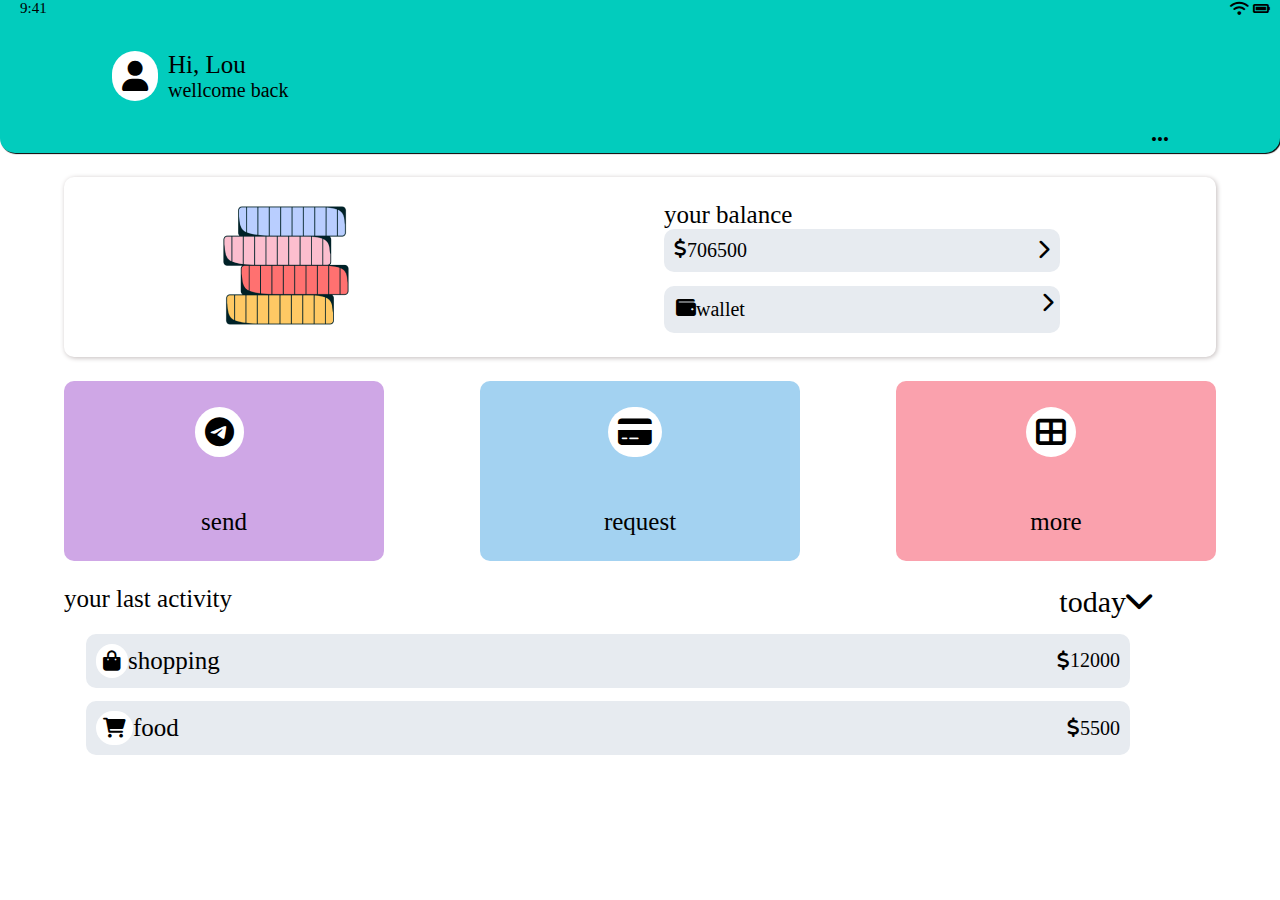
<file: home/index.html>
<!DOCTYPE html>
<html lang="en">
<head>
    <meta charset="UTF-8">
    <meta http-equiv="X-UA-Compatible" content="IE=edge">
    <meta name="viewport" content="width=, initial-scale=1.0">
    <title>Document</title>
    <link rel="stylesheet" href="./style.css">
    <link rel="stylesheet" href="./style/all.min.css">
</head>
<body>
    <div class="container">

        <div class="container_5">
            <div class="time">
                <p class="extra_small_icons mar_left">9:41</p>
            </div>

            <div class="mar_right">
                <i class="extra_small_icons fas fa-wifi"></i>
                <i class="extra_small_icons fas fa-battery-full"></i>


            </div>

        </div>

        <div class="container_1">
            <div class= "wellcome">
                <div>
                    <i  class="large_icons fas fa-user"></i>
                </div>
        
                <div>
                    <p class="text_size"> Hi, Lou </p>
                    <p class="small_text">wellcome back</p>
                </div>
            </div>
            <div class="dots">
                <i class="mar fas fa-ellipsis-h"></i>
            </div>
        </div>

        <div class="container_2">
            <div>
                <img src="./style/Currency Crush Coins.png" alt="">
            </div>

            <div class="info">
                <div>
                    <div>
                        <p class="balance_title">your balance</p>

                    </div>

                    <div class="small_text balance">
                        <div class="dol">
                            <i class="fas fa-dollar-sign"></i>
                            <p>706500</p>
                        </div>

                        <div>
                            <i class="fas fa-chevron-right"></i>
                        </div>

                    </div>

                </div>

                <div class="small_text wall_1 wallet">
                    <div class="wall_2 wallet">
                        <i class="fas fa-wallet"></i>
                        <a href="../wallet/index.html">wallet</a>
                    </div>
                    <div>
                        <i class="fas fa-chevron-right"></i>
                    </div>

                </div>

            </div>

        </div>

        <div class="container_3">
            <div class="con3_boxes send_color">
                <i class="large_icons fab fa-telegram"></i>
                <p class="text_size">send</p>

            </div>

            <div class="con3_boxes req_color">
                <i class="large_icons fas fa-credit-card"></i>
                <p class="text_size">request</p>
                
            </div>

            <div class="con3_boxes more_color">
                <i class="large_icons fas fa-th-large "></i>
                <p class="text_size">more</p>

            </div>
        </div>

        <div class="container_4">
            <div class="act">

                <div>
                    <p class="text_size">your last activity</p>
                </div>
            
                <div class= "act1">
                    <p class="small_texxt">today</p>
                    <i class="small_texxt fas fa-chevron-down"></i>
                </div>

            </div>

            <div class="space">


                <div class="inline">
                    <i class="act_icons fas fa-shopping-bag "></i>
        
                    <p class="text_size">shopping</p>
        
                </div>
                
                <div class="inline">
                    <i class=" fas fa-dollar-sign"></i>
                    <p>12000</p>
                </div>
        

            </div>

            <div class="space">
                <div class="inline">
                    <i class="act_icons fas fa-shopping-cart"></i>
                    <p class="text_size">food</p>
    
                </div>
    
                <div class="inline">
                <i class="fas fa-dollar-sign"></i>
                <p>5500</p>
                </div>

            </div>

        </div>

    </div>

</body>
</html>
</file>
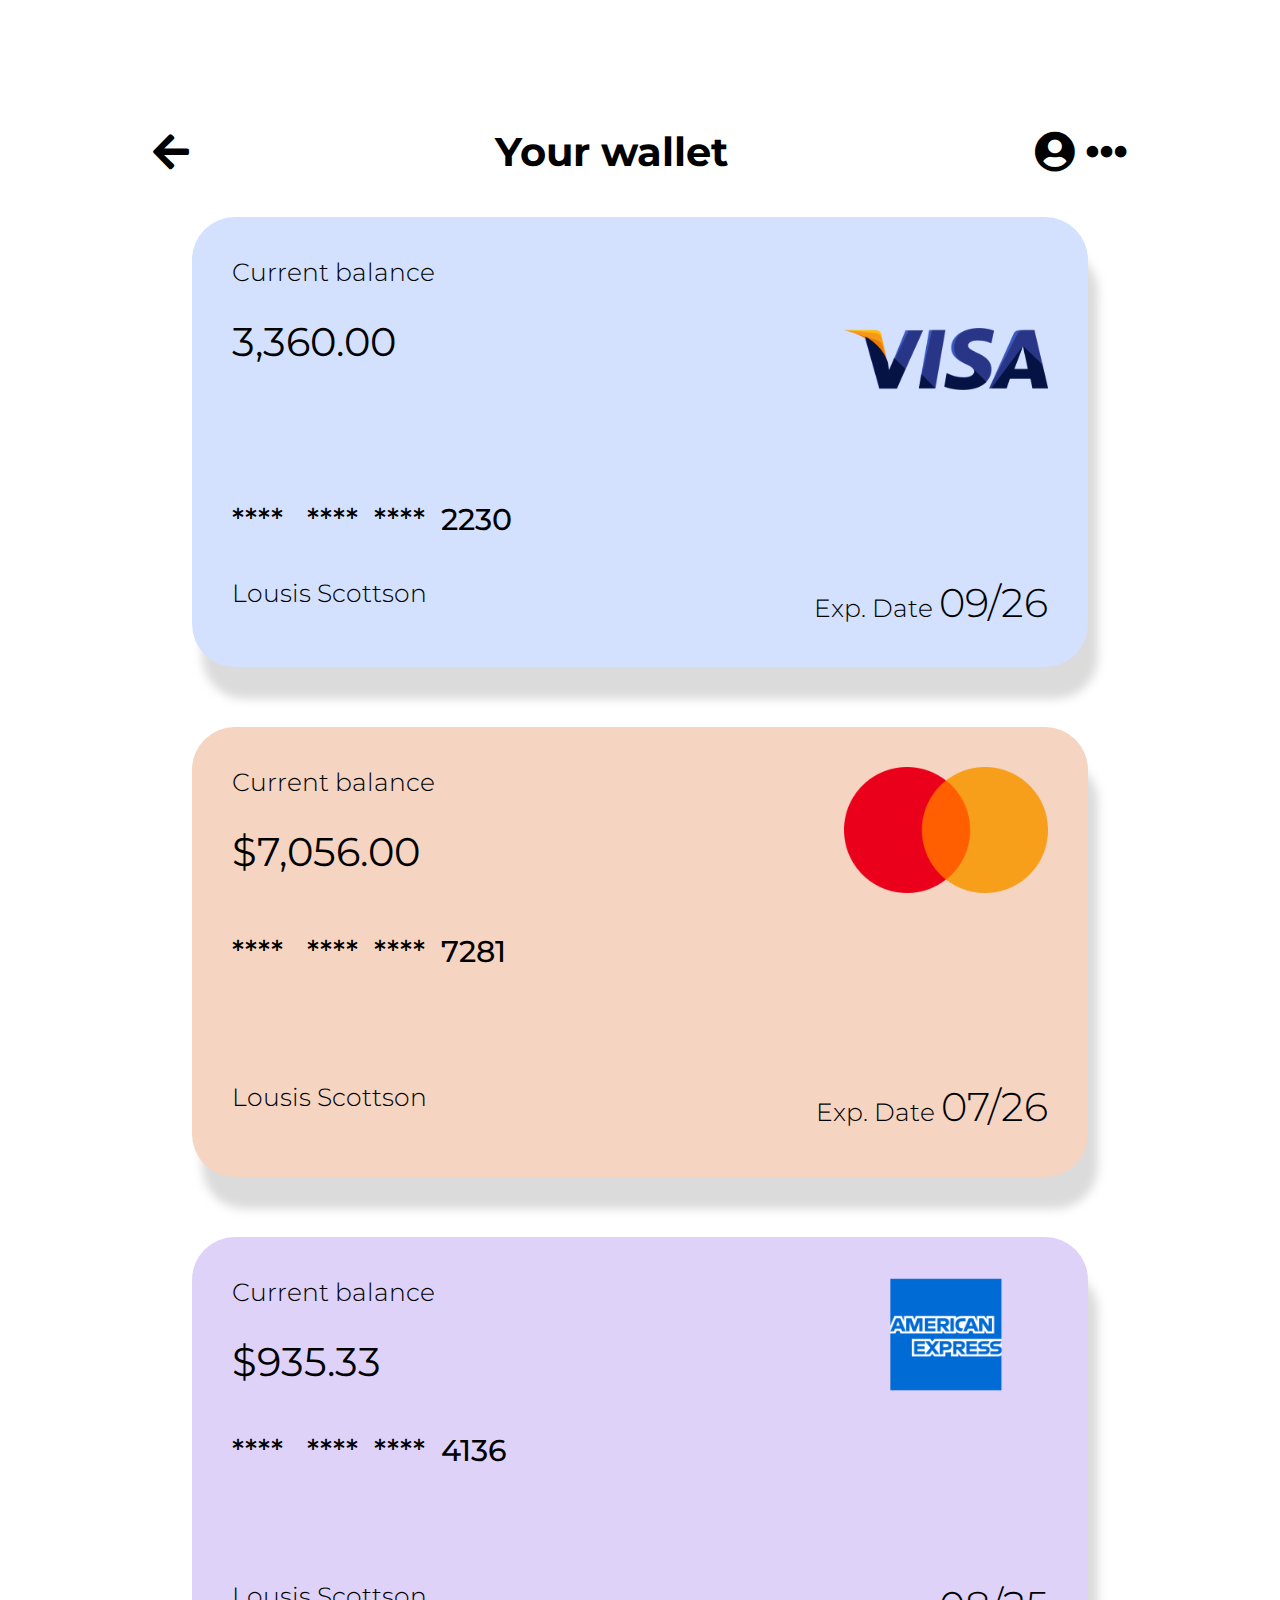
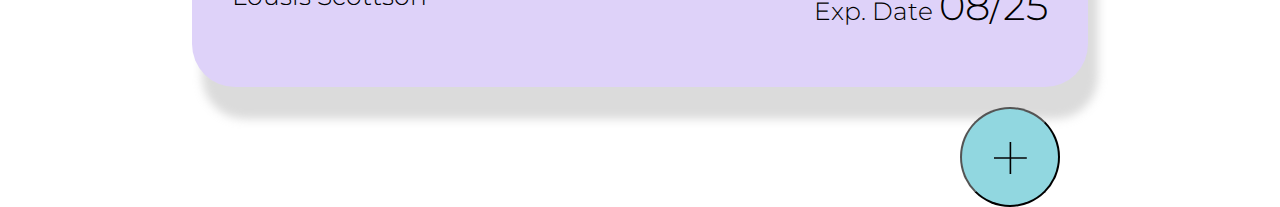
<file: wallet/index.html>
<!DOCTYPE html>
<html lang="en">
  <head>
    <meta charset="UTF-8" />
    <title>Wallet</title>
    <style>
      @import url("https://fonts.googleapis.com/css2?family=Montserrat:ital,wght@0,100;0,200;0,300;0,500;0,700;0,900;1,100;1,300;1,400;1,600;1,800&display=swap");
    </style>
    <link
      rel="stylesheet"
      href="https://pro.fontawesome.com/releases/v5.10.0/css/all.css"
    />

    <link rel="stylesheet" href="../wallet/style.css" />
  </head>

  <body>
    <div class="header">
      <div class="arrow">
        <a href="../home/index.html"><i class="fas fa-arrow-left"></i></a>
      </div>
      <div>
        <h3>Your wallet</h3>
      </div>
      <div class="icon-right">
        <i class="fas fa-user-circle"></i>
        <i class="fas fa-ellipsis-h"></i>
      </div>
    </div>

    <div class="cards">
      <div class="card blue">
        <div class="balance">
          <div>
            <h4>Current balance</h4>
            <span class="price">3,360.00</span>
          </div>

          <img src="images/visa.png" alt="visa logo" width="25%" />
        </div>

        <span class="number">**** &nbsp; **** &nbsp;**** &nbsp;2230</span>
        <div class="card_info">
          <h4 class="f-left">Lousis Scottson</h4>
          <h4 class="f-right">Exp. Date <span class="date">09/26</span></h4>
        </div>
      </div>
      <div class="card pink">
        <div class="balance">
          <div>
            <h4>Current balance</h4>
            <span class="price">$7,056.00</span>
          </div>
          <img src="images/second.png" alt="" width="25%" />
        </div>

        <span class="number">**** &nbsp; **** &nbsp;**** &nbsp;7281</span>
        <div class="card_info data">
          <h4 class="f-left">Lousis Scottson</h4>
          <h4 class="f-right">Exp. Date <span class="date">07/26</span></h4>
        </div>
      </div>
      <div class="card purple">
        <div class="balance">
          <div>
            <h4>Current balance</h4>
            <span class="price">$935.33</span>
          </div>
          <img src="images/american.png" alt="visa logo" width="25%" />
        </div>

        <span class="number">**** &nbsp; **** &nbsp;**** &nbsp;4136</span>
        <div class="card_info data">
          <h4 class="f-left">Lousis Scottson</h4>
          <h4 class="f-right">
            Exp. Date <span class="date">08/25</span>
            <div class="clear"></div>
          </h4>
        </div>
      </div>
    </div>

    <button>+</button>
  </body>
</html>
</file>
<file: home/style.css>
*{
    margin: 0;
    padding: 0;
}
 

.container{
    display: flex;
    flex-direction: column;
    justify-content: space-between;
    height: 85vh;
}


.container_1{
    display: flex;
    height: 17vh;
    width: 100%;
    background-color: rgb(2, 204, 189);
    border-bottom-left-radius: 15px;
    border-bottom-right-radius: 15px;
    justify-content: space-around;
    align-items: center;
    box-shadow: 1px 1px 1px;
}

.container_2{
    display: flex;
    height: 20vh;
    flex-direction: row;
    justify-content: space-around;
    align-items: center;
    width: 90vw;
    align-self: center;
    box-shadow: 1px 1px 5px rgb(194, 187, 187);
    border-radius: 10px;
    
}

.container_3{
    display: flex;
    height: 20vh;
    flex-direction:row;
    width: 90vw;
    justify-content: space-between;
    align-self: center;
}

.container_4{
    display: flex;
    height: 20vh;
    flex-direction: column;
    justify-content: space-between;
    width: 95vw;
    align-items: center;
}

.wallet{
    display: flex;
    flex-direction: row;
    align-items: center;
    justify-content: space-between;

}

.wall_1{
    width: 30vw;
}

.wall_2{
    width: 20vw;
}

.con3_boxes{
    width: 25vw;
    align-items: center;
    justify-content: center;
    border-radius: 10px;
    display: flex;
    flex-direction: column;
    justify-content: space-around;
}

.send_color{
    background-color: rgb(207, 167, 230);
}

.req_color{
    background-color: rgb(163, 210, 241);
}

.more_color{
    background-color: rgb(250, 161, 173);
}

.act{
    display: flex;
    justify-content: space-between;
    width: 85vw;
}

.act1{
    display: flex;
    flex-direction: row;
    width: 18vw;
    justify-content: space-between;
}

.text_size{
    font-size: 25px;
}

.inline{
    display: flex;
    align-items: center;
    font-size: 20px;
}

.space{
    display: flex;
    justify-content: space-between;
    width: 80vw;
    align-self: center;
    background-color: rgb(231, 235, 240);
    border-radius: 10px;
    padding: 10px;
    margin-bottom: 10px;
}

.wellcome{
    display: flex;
    width: 50vw;
    flex-direction: row;
    justify-content: space-between;
}

.mar{
    margin-bottom: 20px;
}

.small_text{
    font-size: 20px;
}

.small_texxt{
    font-size: 20px;
}

.balance{
    display: flex;
    flex-direction: row;
    justify-content: space-between;
}

.dol{
    display: flex;
}

.info{
    display: flex;
    flex-direction: column;
    justify-content: space-around;
    height: 15vh;
}

.container_5{
    display: flex;
    flex-direction: row;
    height: 3vh;
    position: fixed;
    background-color: rgb(2, 204, 189);
    width: 100%;
    justify-content: space-between;
}

.time{
    width: 50vws;
}

.mar_right{
    margin-right: 10px;
}

.mar_left{
    margin-left: 20px;
}

a{
    text-decoration: none;
    color: black;
}

.act_icons{
    font-size: 20px;
    background-color: white;
    border-radius: 100px;
    padding: 7px;
}


.large_icons{
    font-size: 30px;
    background-color: white;
    border-radius: 50px;
    border-width: 30px;
    padding: 10px;
    margin-right: 10px;
}

.extra_small_icons{
    font-size: 15px;
}

.dots{
    display: flex;
    flex-direction: column;
    justify-content: flex-end;
    height: 20vh;
    width: 15vw;
    align-items: flex-end;
}

@media screen and (min-width: 768px) and (max-width: 1023px) {

    .wallet{
        display: flex;
        flex-direction: row;
        align-items:flex-start;
        background-color: rgb(231, 235, 240) ;
        border-radius: 10px;
        padding: 6px;
        
    
    }
    .wall_2{
        width: 8vw;
    }

    .space{
        display: flex;
        justify-content: space-between;
        width: 80vw;
        align-self: center;
        background-color: rgb(231, 235, 240);
        border-radius: 10px;
        padding: 10px;
        margin-bottom: 10px;
    }

    .balance{
        background-color: rgb(231, 235, 240);
        border-radius: 10px;
        padding: 10px;
        margin-bottom: 10px;

    }

    .act1{
        display: flex;
        justify-content: flex-end;
    }

    .wellcome{
        display: flex;
        justify-content: flex-start;
    }

    .act{
        height: 5vh;
    }

    .small_texxt{
        font-size: 30px;
    }

    .balance_title{
        font-size: 25px;
    }


} 

@media screen and (min-width: 1024px) {

    .wallet{
        display: flex;
        flex-direction: row;
        align-items:flex-start;
        background-color: rgb(231, 235, 240) ;
        border-radius: 10px;
        padding: 6px;
        
    
    }
    .wall_2{
        width: 5vw;
    }

    .space{
        display: flex;
        justify-content: space-between;
        width: 80vw;
        align-self: center;
        background-color: rgb(231, 235, 240);
        border-radius: 10px;
        padding: 10px;
    }

    .balance{
        background-color: rgb(231, 235, 240);
        border-radius: 10px;
        padding: 10px;
        margin-bottom: 10px;

    }

    .act1{
        display: flex;
        justify-content: flex-end;
    }

    .wellcome{
        display: flex;
        justify-content: flex-start;
    }

    .act{
        height: 5vh;
    }

    .small_texxt{
        font-size: 30px;
    }

    .balance_title{
        font-size: 25px;
    }



}
</file>
<file: wallet/style.css>
* {
  margin: 0;
  padding: 0;
  font-family: "Montserrat", sans-serif;
  box-sizing: border-box;
}

.header div {
  margin-top: 50px;
}

.header {
  display: flex;
  justify-content: space-around;
  margin-top: 6%;
}

.cards {
  display: flex;
  flex-direction: column;
  justify-content: space-between;
}

.card {
  display: block;
  margin: 20px 50px;
  width: 90%;
  margin: 50 auto;
  height: 450px;
  border-radius: 43px;
  padding: 40px;
  margin-top: 40px;
  box-shadow: 10px 32px 10px 0 rgb(173 173 173 / 44%);
}
.arrow,
.icon-right {
  font-size: 41px;
}
a {
  color: black;
}

.card_info {
  display: flex;
  justify-content: space-between;
}
.balance {
  display: flex;
  justify-content: space-between;
}

.blue {
  background-color: #d3e1ff;
}
.pink {
  background-color: #f5d4c1;
}

.purple {
  background-color: #ded2f9;
}
.data {
  margin-top: 7rem;
}

.price {
  font-size: 40px;
}

.date {
  font-size: 40px;
}

h4 {
  font-weight: 300;
  margin-bottom: 30px;
  font-size: 25px;
}

.number {
  display: block;
  margin-top: 30px;
  font-weight: 500;
  font-size: 30px;
  margin: 40px 0;
}

h3 {
  font-size: 40px;
  font-weight: 700px;
}


button {
  width: 200px;
  height: 200px;
  border-radius: 50%;
  font-size: 10rem;
  background-color: #91d7e0;
  font-weight: lighter;
  position: relative;
  left: 75%;
}

@media screen and (min-width:1024px){
    .card{
      
        width:70%;
    }
    .cards{
        align-items:center;
    }
    button{
        width:100px;
        height: 100px;
        font-size:5rem;
    }
}
</file>
